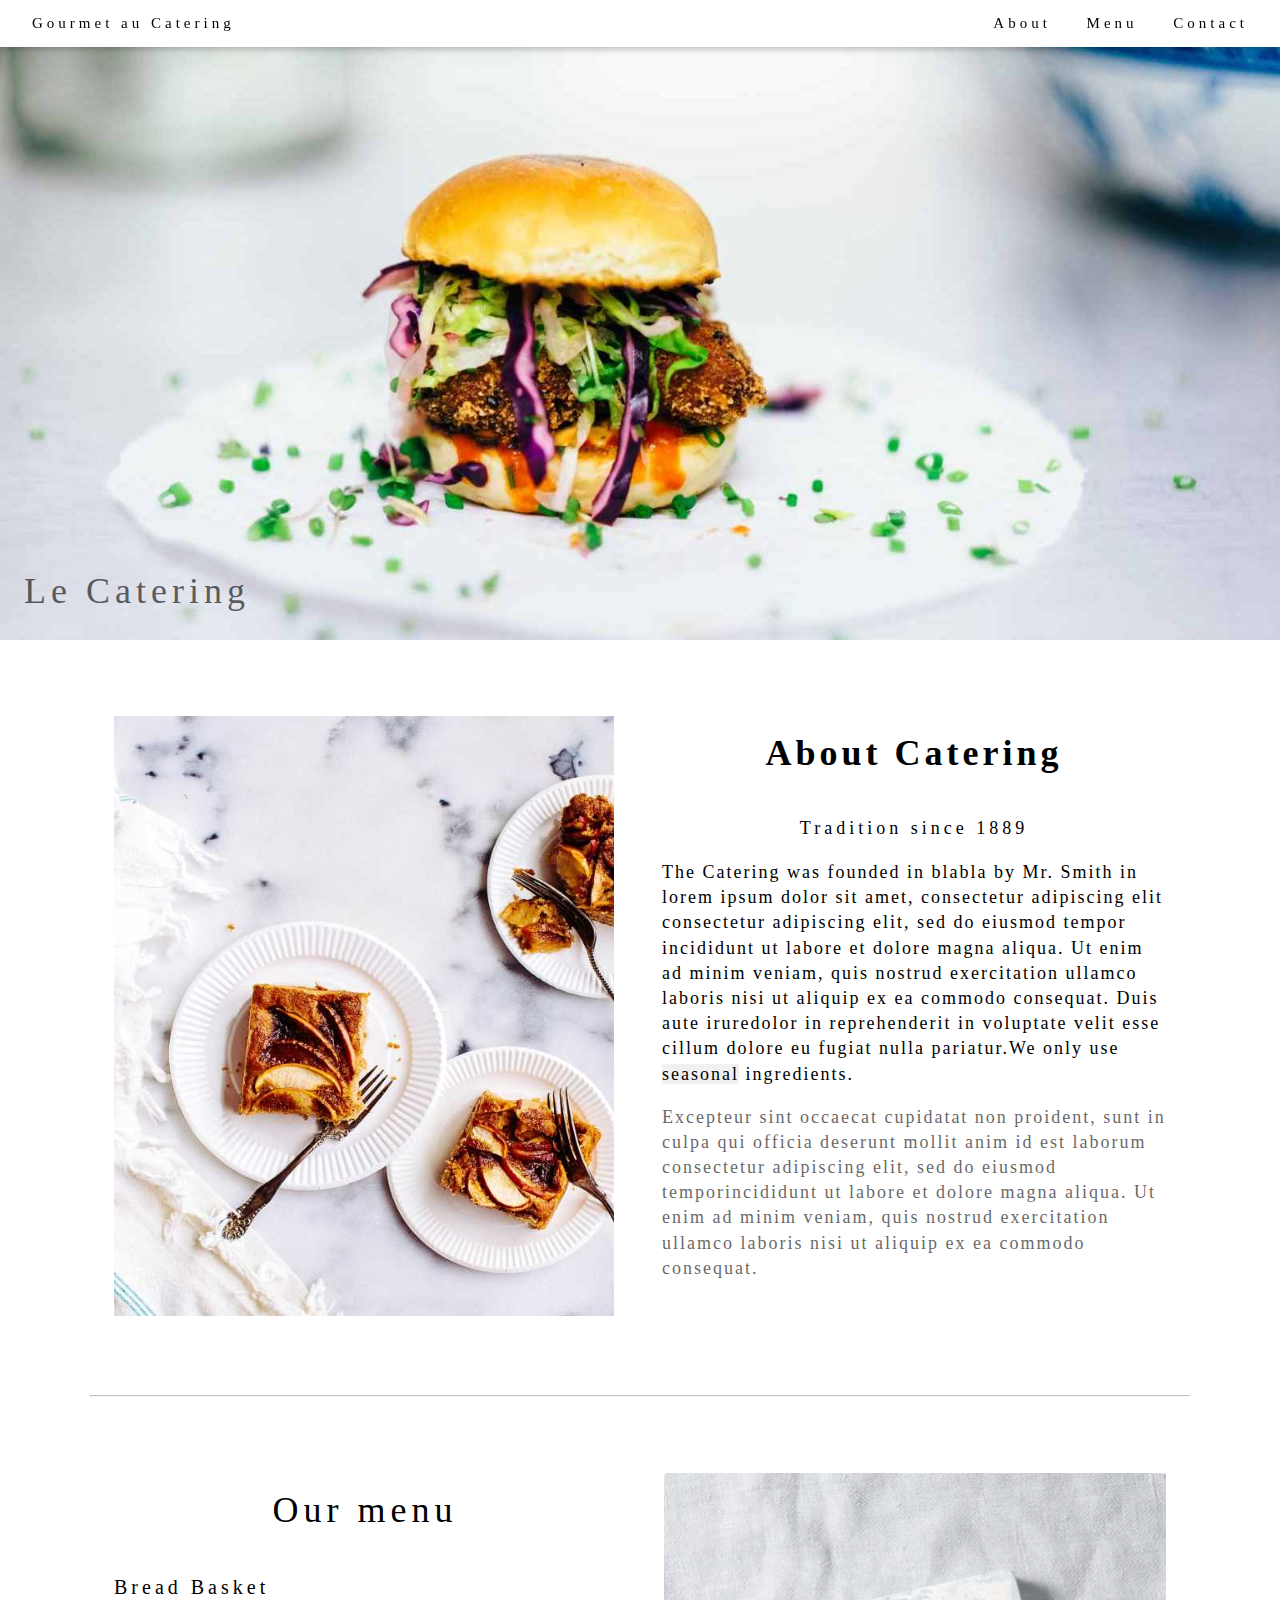
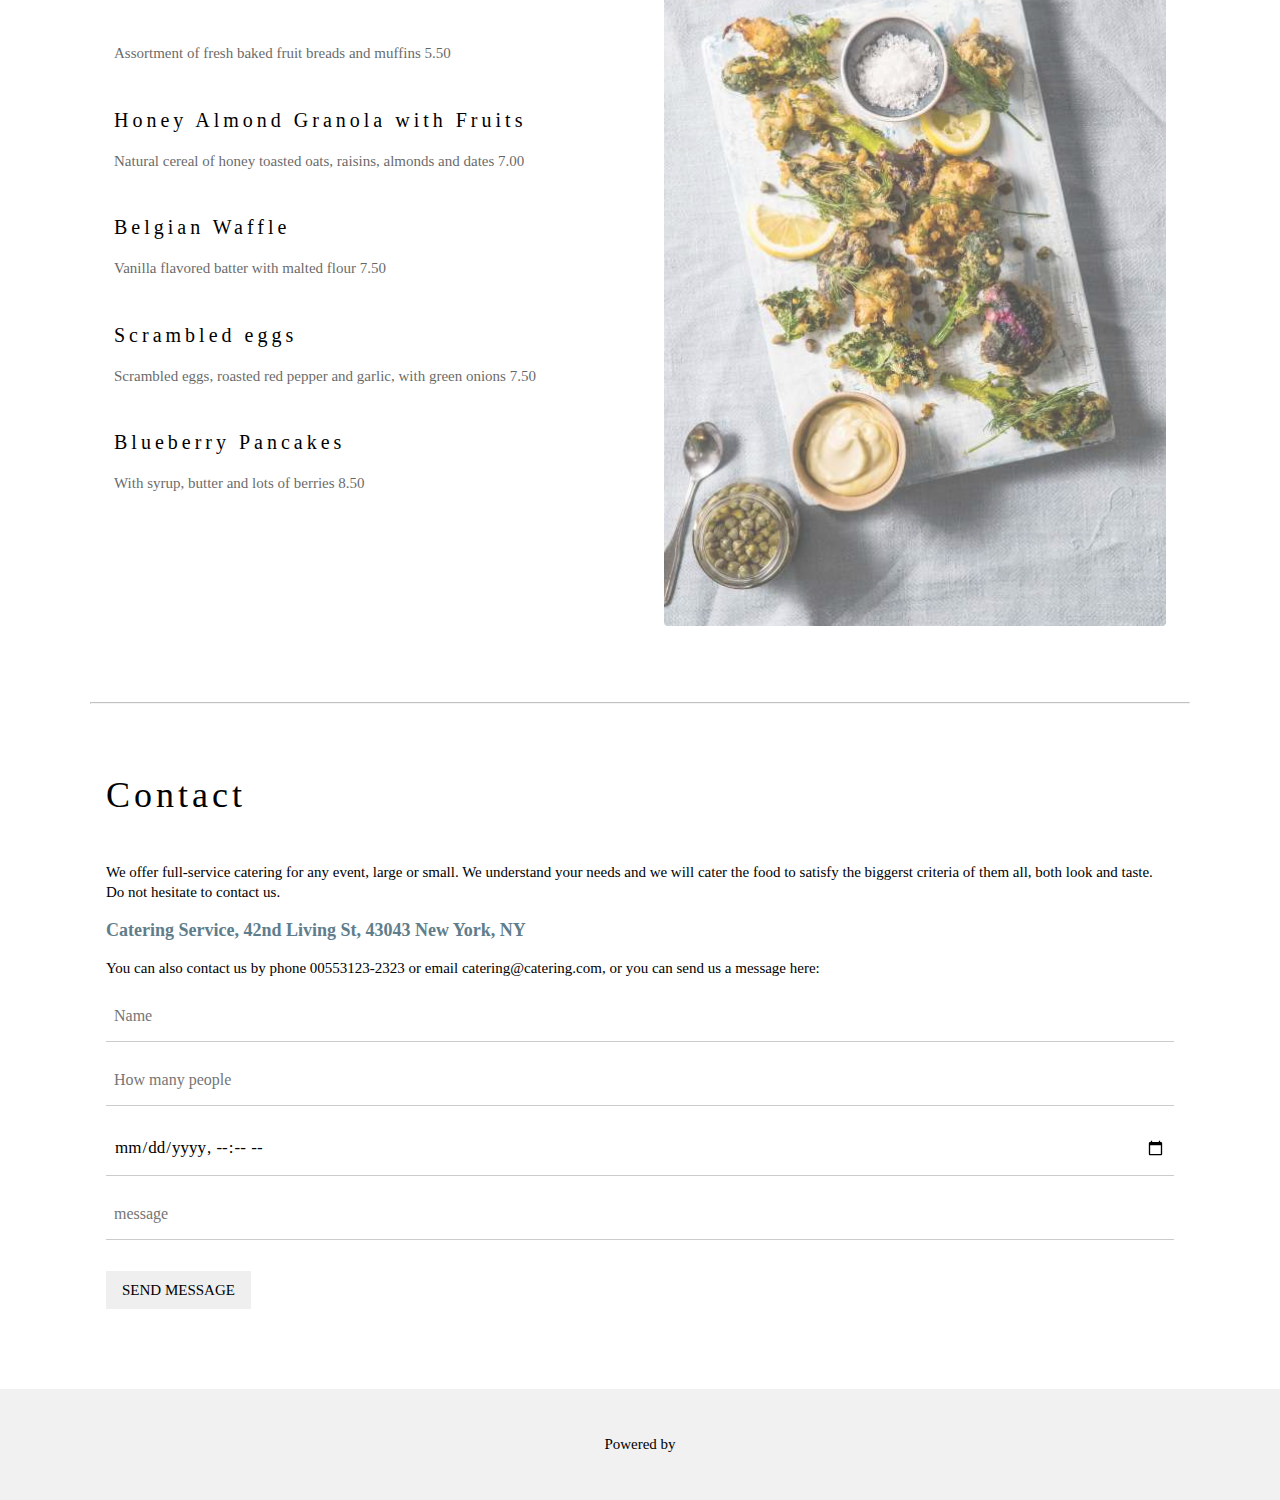
<file: foodwedbasic/index.html>
<!DOCTYPE html>
<html lang="en">
<head>
    <meta charset="UTF-8">
    <meta name="viewport" content="width=device-width, initial-scale=1.0">
    <title>Document</title>
    <link rel="stylesheet" href="style.css">
</head>
<body>
    <div class="wrapper">
        <div class="header">
           <div class="content-header">
             <div class="logo-left">
                <a href="">Gourmet au Catering</a>
            </div>
            <div class="right">
                <a href="">About</a>
                <a href="">Menu</a>
                <a href="">Contact</a>
            </div>
           </div>
        </div>
         <div class="anhnen-content">
                <img src="hamburger.jpg" alt="">
                <div class="text-img">
                    <h1>Le Catering</h1>
                </div>
        </div>
        <!-- content main -->
        <div class="container">
            <div class="about">
                <div class="about-img">
                    <img src="tablesetting2.jpg" alt="">
                </div>
                <div class="about-content">
                    <h1>About Catering</h1>
                    <br>
                    <h5>Tradition since 1889</h5>
                    <p class="text1">
                        The Catering was founded in blabla by Mr. Smith in lorem ipsum dolor sit amet, consectetur adipiscing elit consectetur adipiscing elit, sed do eiusmod tempor incididunt ut labore et dolore magna aliqua. Ut enim ad minim veniam, quis nostrud exercitation ullamco laboris nisi ut aliquip ex ea commodo consequat. Duis aute iruredolor in reprehenderit in voluptate velit esse cillum dolore eu fugiat nulla pariatur.We only use
                        <span style="background-color: #f1f1f1;">seasonal</span>
                        ingredients.
                    </p>
                    <p class="text2">
                        Excepteur sint occaecat cupidatat non proident, sunt in culpa qui officia deserunt mollit anim id est laborum consectetur adipiscing elit, sed do eiusmod temporincididunt ut labore et dolore magna aliqua. Ut enim ad minim veniam, quis nostrud exercitation ullamco laboris nisi ut aliquip ex ea commodo consequat.
                    </p>
                </div>
            </div>
            <hr>
            <div class="menu">
                <div class="our-menu">
                    <h1>Our menu</h1>
                    <br>
                    <h4>Bread Basket</h4>
                    <br>
                    <p class="food">
                        Assortment of fresh baked fruit breads and muffins 5.50
                    </p>
                    <br>
                    <h4>Honey Almond Granola with Fruits</h4>
    
                    <p class="food">
                        Natural cereal of honey toasted oats, raisins, almonds and dates 7.00
                    </p>
                    <br>
                    <h4>Belgian Waffle</h4>
                    
                    <p class="food">Vanilla flavored batter with malted flour 7.50</p>
                    <br>
                    <h4>Scrambled eggs</h4>
                    
                    <p class="food">
                        Scrambled eggs, roasted red pepper and garlic, with green onions 7.50
                    </p>
                    <br>
                    <h4>Blueberry Pancakes</h4>
                    
                    <p class="food">
                        With syrup, butter and lots of berries 8.50
                    </p>
                    <br>
                </div>
                <div class="menu-img">
                    <img src="tablesetting.jpg" alt="">

                </div>
            </div>
            <hr>
            <div class="contact">
                <h1>Contact</h1>
                <br>
                <p class="mota" style="align-items: center; line-height: 20px;">We offer full-service catering for any event, large or small. We understand your needs and we will cater the food to satisfy the biggerst criteria of them all, both look and taste. Do not hesitate to contact us.
                </p>
                <p class="tieude">
                    <b>Catering Service, 42nd Living St, 43043 New York, NY</b>
                </p>
                <p class="mota" style="line-height: 20px;">
                    You can also contact us by phone 00553123-2323 or email catering@catering.com, or you can send us a message here:
                </p>
                <form action="" class="form">
                    <p>
                        <input type="text" class="contact-input" placeholder="Name">
                    </p>
                    <p>
                        <input type="number" class="contact-input" placeholder="How many people">
                    </p>
                    <p>
                        <input type="datetime-local" class="contact-input" style="font-size: 17px;">
                    </p>
                    <p>
                        <input type="text" class="contact-input" placeholder="message">
                    </p>
                    <p>
                        <button class="btn">SEND MESSAGE</button>
                    </p>
                </form>
            </div>
        </div>
        <div class="footer">
                <p>Powered by</p>
        </div>
    </div>
</body>
</html>
</file>
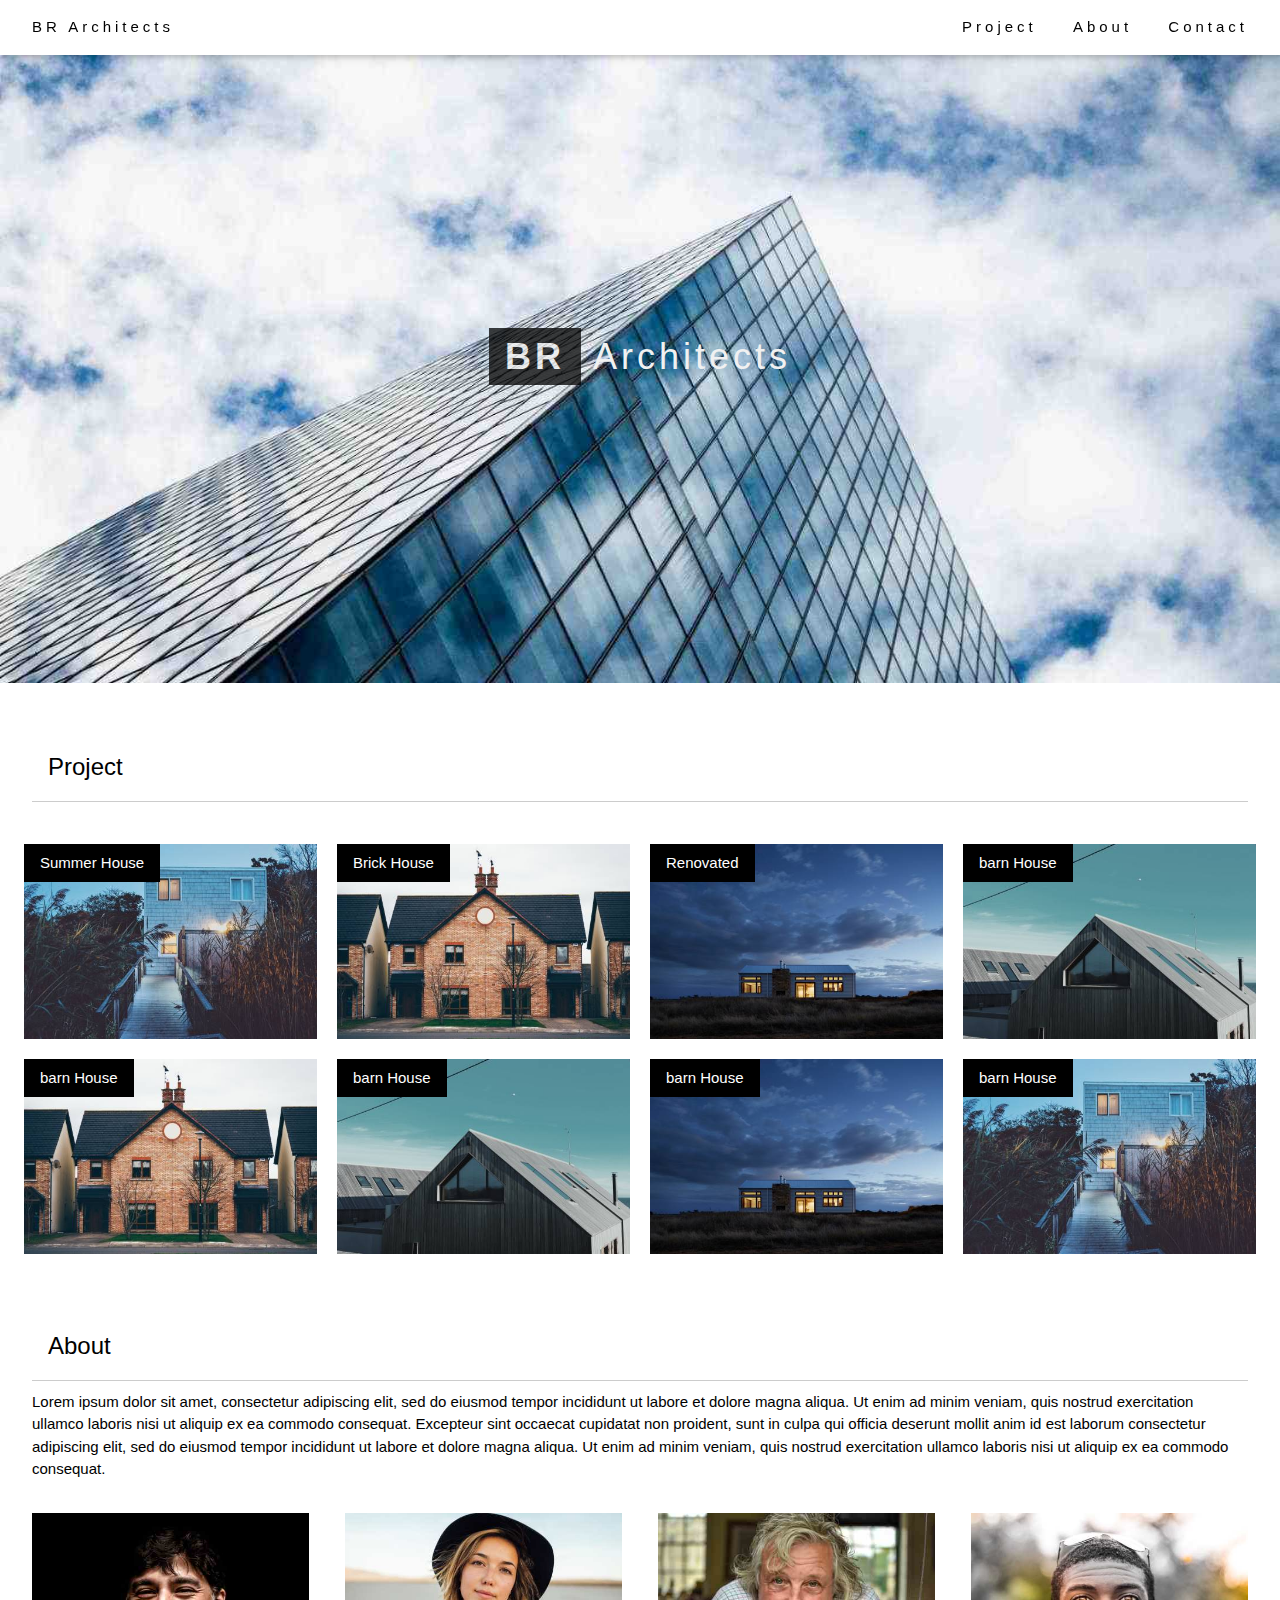
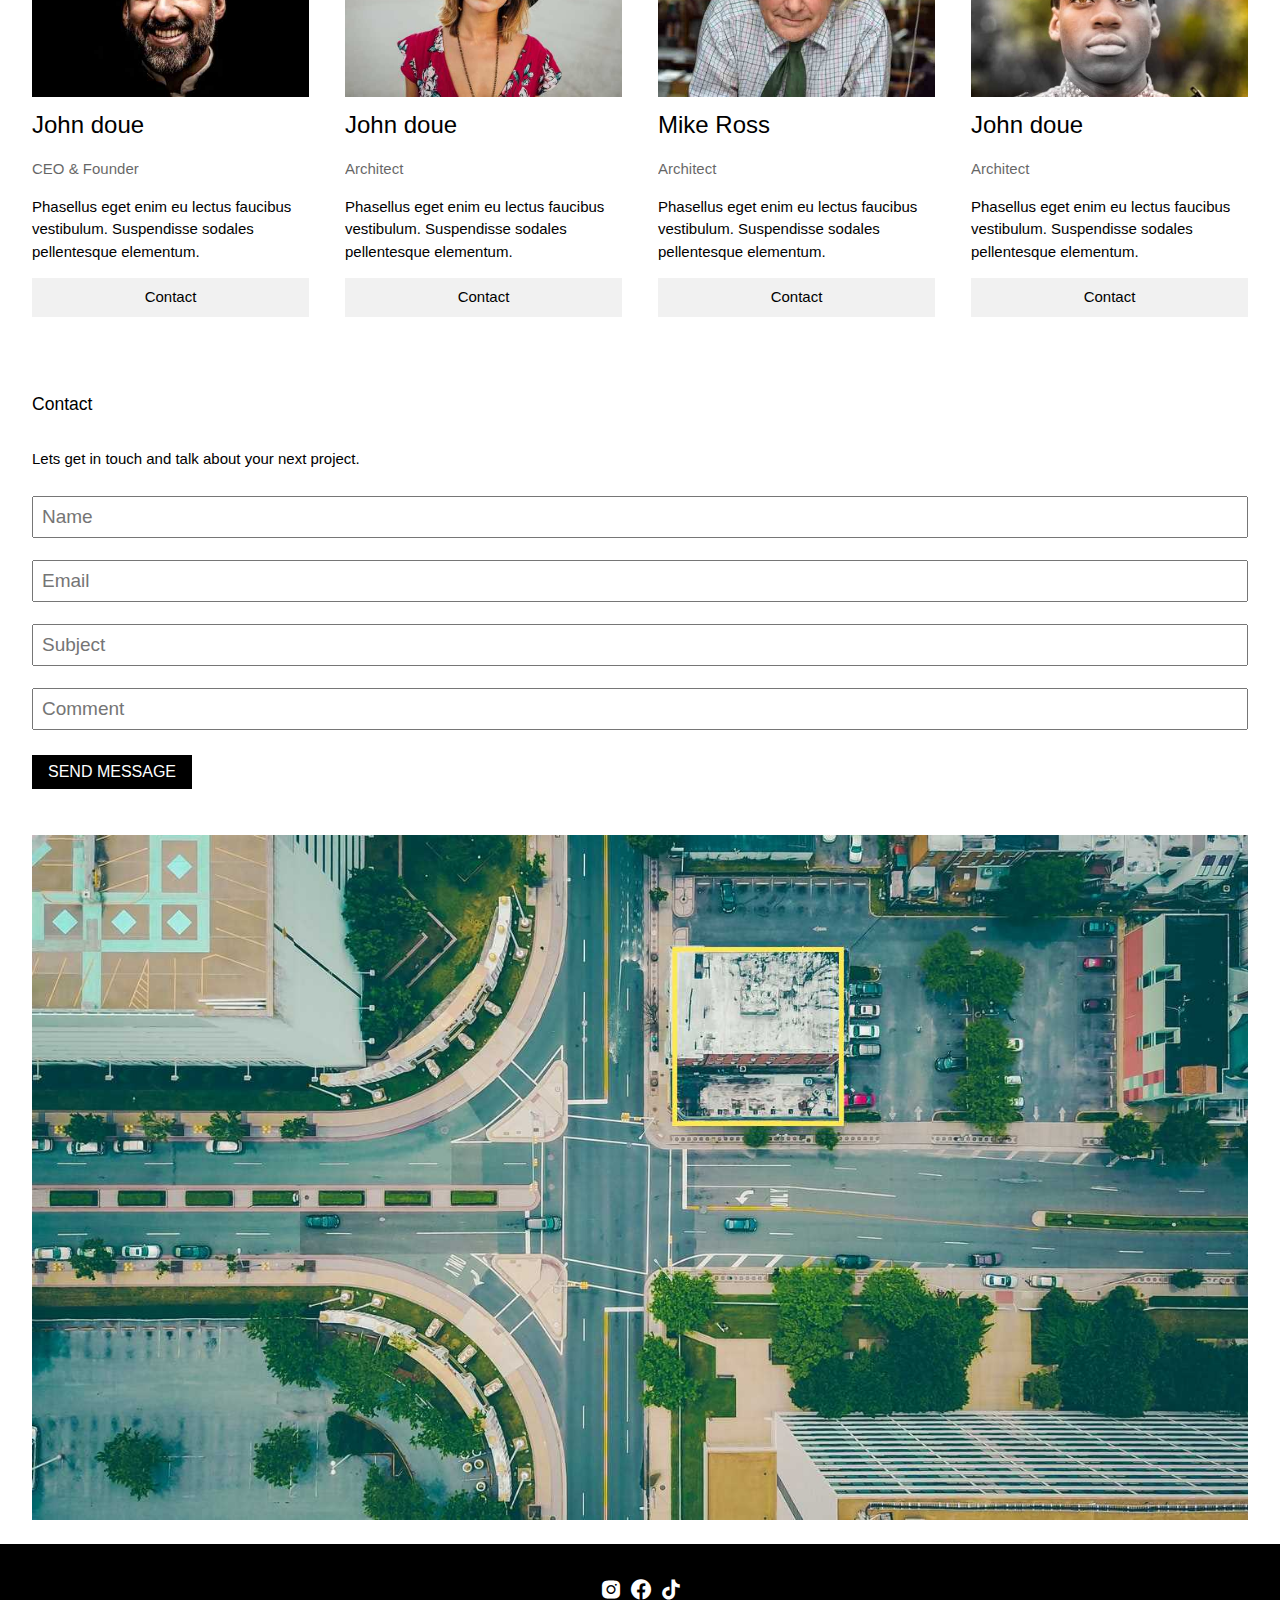
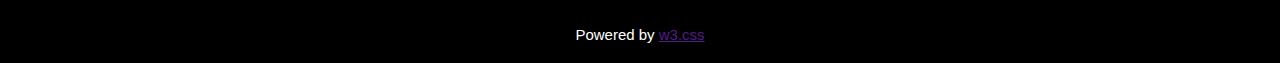
<file: web/index.html>
<!DOCTYPE html>
<html lang="en">
<head>
    <meta charset="UTF-8">
    <meta name="viewport" content="width=device-width, initial-scale=1.0">
    <title>WebHome</title>
    <link rel="stylesheet" href="style.css">
    <link href='https://unpkg.com/boxicons@2.1.4/css/boxicons.min.css' rel='stylesheet'>
</head>
<body>
    <div class="web">
        <div class="header">
            <div class="nav-list">
                <div class="logo">
                    <a href="">BR Architects</a>
                </div>
                <div class="nav-link">
                    <a href="">Project</a>
                    <a href="">About</a>
                    <a href="">Contact</a>
                </div>
            </div>
        </div>
        <div class="slider">
            <img src="img/slider.jpg" alt="anh bia">
            <div class="slider-content">
                <h1>
                    <span>
                        <b>BR</b>
                    </span>
                    Architects
                </h1>
            </div>
        </div>
        <div class="container">
            <!-- project section -->
             <div class="tieude-project">
                <h3>Project</h3>
             </div>
             <div class="sanpham">
                <div class="sanpham-box">
                    <div class="name-sanpham">
                        Summer House
                    </div>
                    <img src="img/home1.jpg" alt="">
                </div>
                <div class="sanpham-box">
                    <div class="name-sanpham">
                        Brick House
                    </div>
                    <img src="img/house2.jpg" alt="">
                </div>
                <div class="sanpham-box">
                    <div class="name-sanpham">
                        Renovated
                    </div>
                    <img src="img/house3.jpg" alt="">
                </div>
                <div class="sanpham-box">
                    <div class="name-sanpham">
                        barn House
                    </div>
                    <img src="img/house4.jpg" alt="">
                </div>
                <div class="sanpham-box">
                    <div class="name-sanpham">
                        barn House
                    </div>
                    <img src="img/house2.jpg" alt="">
                </div>
                <div class="sanpham-box">
                    <div class="name-sanpham">
                        barn House
                    </div>
                    <img src="img/house4.jpg" alt="">
                </div>
                <div class="sanpham-box">
                    <div class="name-sanpham">
                        barn House
                    </div>
                    <img src="img/house3.jpg" alt="">
                </div>
                <div class="sanpham-box">
                    <div class="name-sanpham">
                        barn House
                    </div>
                    <img src="img/home1.jpg" alt="">
                </div>
             </div>
             <!-- about section -->
              <div class="tieudeabout">
                <h3 class="aboutname">About</h3>
                <p>Lorem ipsum dolor sit amet, consectetur adipiscing elit, sed do eiusmod tempor incididunt ut labore et dolore magna aliqua. Ut enim ad minim veniam, quis nostrud exercitation ullamco laboris nisi ut aliquip ex ea commodo consequat. Excepteur sint occaecat cupidatat non proident, sunt in culpa qui officia deserunt mollit anim id est laborum consectetur adipiscing elit, sed do eiusmod tempor incididunt ut labore et dolore magna aliqua. Ut enim ad minim veniam, quis nostrud exercitation ullamco laboris nisi ut aliquip ex ea commodo consequat.</p>
              </div>
              <div class="main-sell">
                <div class="sell-box">
                    <img src="img/tacgia1.jpg" alt="">
                    <h3>John doue</h3>
                    <p class="mota">CEO & Founder</p>
                    <p style="margin: 15px 0;">Phasellus eget enim eu lectus faucibus vestibulum. Suspendisse sodales pellentesque elementum.</p>
                    <button class="btn">Contact</button>
                </div>
                <div class="sell-box">
                    <img src="img/tacgia2.jpg" alt="">
                    <h3>John doue</h3>
                    <p class="mota">Architect</p>
                    <p style="margin: 15px 0;">Phasellus eget enim eu lectus faucibus vestibulum. Suspendisse sodales pellentesque elementum.</p>
                    <button class="btn">Contact</button>
                </div>
                <div class="sell-box">
                    <img src="img/team3.jpg" alt="">
                    <h3>Mike Ross</h3>
                    <p class="mota">Architect</p>
                    <p style="margin: 15px 0;">Phasellus eget enim eu lectus faucibus vestibulum. Suspendisse sodales pellentesque elementum.</p>
                    <button class="btn">Contact</button>
                </div>
                <div class="sell-box">
                    <img src="img/team4.jpg" alt="">
                    <h3>John doue</h3>
                    <p class="mota">Architect</p>
                    <p style="margin: 15px 0;">Phasellus eget enim eu lectus faucibus vestibulum. Suspendisse sodales pellentesque elementum.</p>
                    <button class="btn">Contact</button>
                </div>
              </div>
              <!-- contact section -->
               <div class="contact">
                <h3>Contact</h3>
                <p>Lets get in touch and talk about your next project.</p>
                <form action="">
                    <div class="input-contact">
                        <input type="text" placeholder="Name" class="margin-contact-input">
                    </div>
                    <div class="input-contact">
                        <input type="text" placeholder="Email" class="margin-contact-input">
                    </div>
                    <div class="input-contact">
                        <input type="text" placeholder="Subject" class="margin-contact-input">
                    </div>
                    <div class="input-contact">
                        <input type="text" placeholder="Comment" class="margin-contact-input">
                    </div>
                </form>
                <button class="btn-contact">SEND MESSAGE</button>
               </div>
               <!-- last-slider -->
                <div class="last-slider">
                    <img src="img/slider2.jpg" alt="">
                </div>


        </div>
        <div class="footer">
            <div class="social">
                <i class='bx bxl-instagram-alt'></i>
                <i class='bx bxl-facebook-circle' ></i>
                <i class='bx bxl-tiktok' ></i>
            </div>
            <p>Powered by <a href="">w3.css</a></p>
        </div>
    </div>
</body>
</html>
</file>
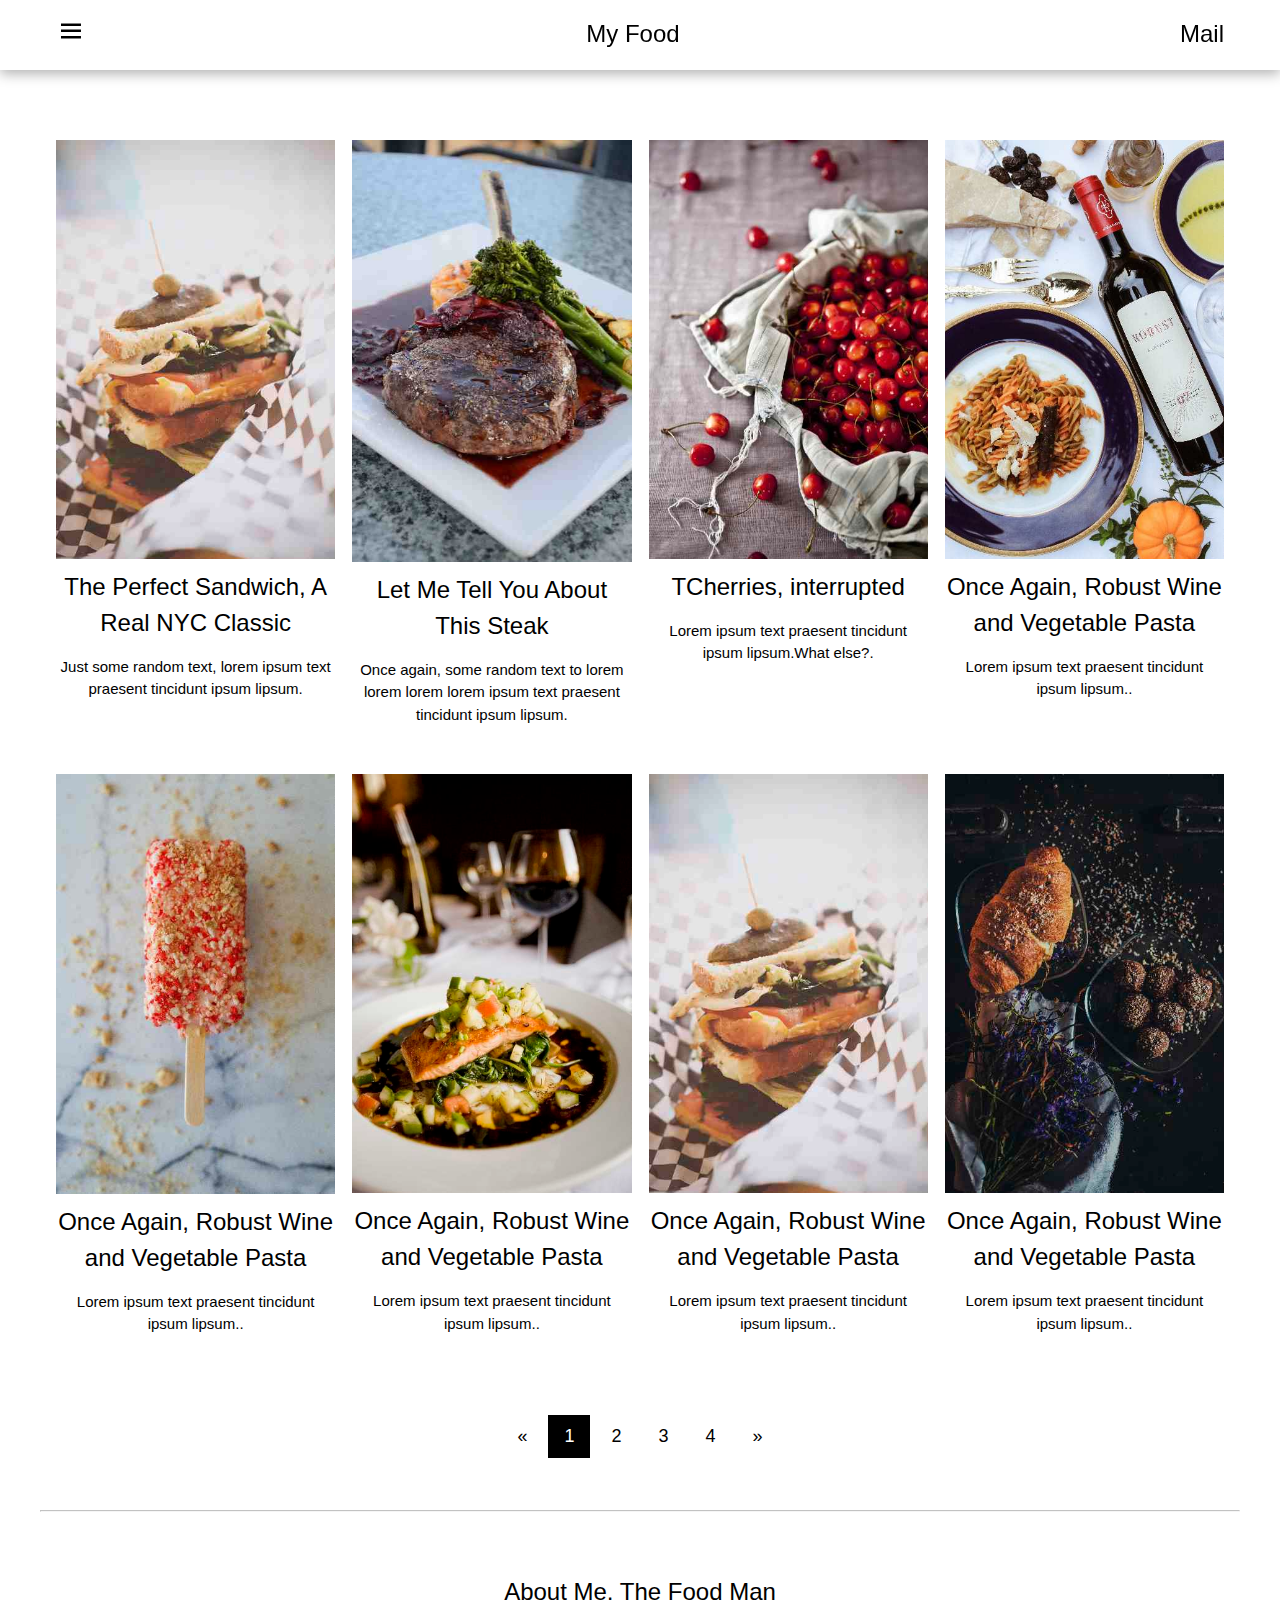
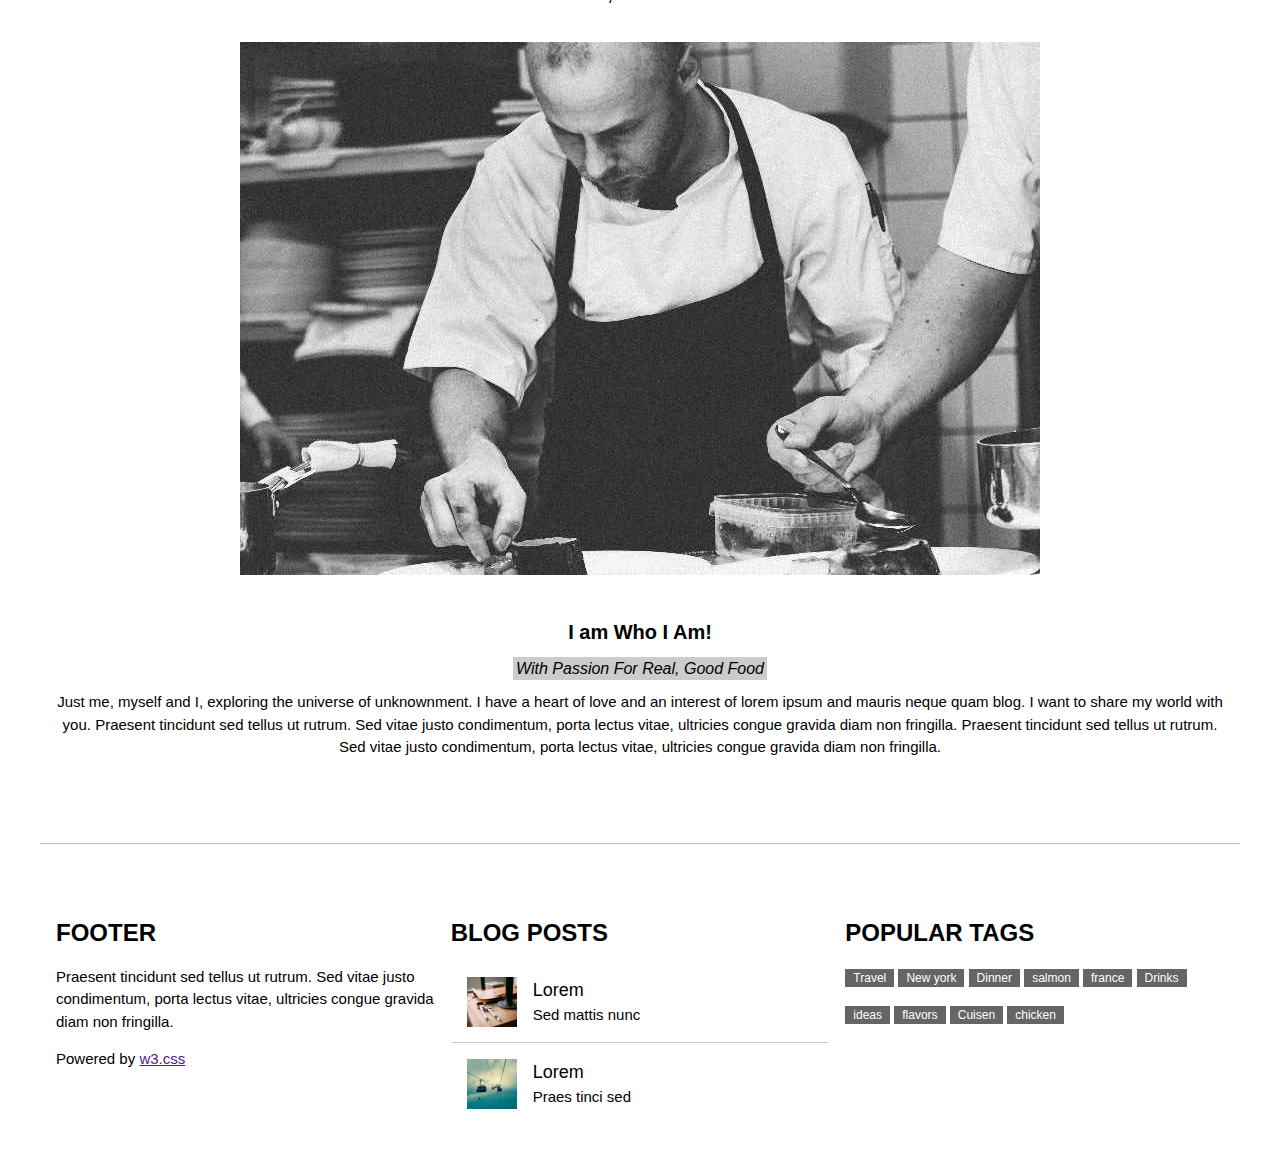
<file: wedfood2/index.html>
<!DOCTYPE html>
<html lang="en">
<head>
    <meta charset="UTF-8">
    <meta name="viewport" content="width=device-width, initial-scale=1.0">
    <title>Document</title>
    <link rel="stylesheet" href="style.css">
    <link href='https://unpkg.com/boxicons@2.1.4/css/boxicons.min.css' rel='stylesheet'>

</head>
<body>
    <div class="web">
        <!-- sidebar -->
         <nav class="sidebar">
            <a href="" class="sidebar-link">Close Menu</a>
            <a href="" class="sidebar-link">Food</a>
            <a href="" class="sidebar-link">About</a>
         </nav>
         <div class="navbar">
            <div class="navbar-list">
                <div class="list-con">
                    <i class='bx bx-menu'></i>
                </div>
                <div class="list-con">My Food</div>
                <div class="list-con">Mail</div>
            </div>
         </div>
         <!-- page content -->
         <div class="container">
            <div class="food">
                <div class="food-box">
                    <img src="img/mon1.jpg" alt="">
                    <h3>The Perfect Sandwich, A Real NYC Classic</h3>
                    <p>Just some random text, lorem ipsum text praesent tincidunt ipsum lipsum.</p>
                </div>
                 <div class="food-box">
                    <img src="img/mon2.jpg" alt="">
                    <h3>Let Me Tell You About This Steak</h3>
                    <p>Once again, some random text to lorem lorem lorem lorem ipsum text praesent tincidunt ipsum lipsum.</p>
                </div>
                 <div class="food-box">
                    <img src="img/mon3.jpg" alt="">
                    <h3>TCherries, interrupted</h3>
                    <p>Lorem ipsum text praesent tincidunt ipsum lipsum.What else?.</p>
                </div>
                 <div class="food-box">
                    <img src="img/mon4.jpg" alt="">
                    <h3>Once Again, Robust Wine and Vegetable Pasta</h3>
                    <p>Lorem ipsum text praesent tincidunt ipsum lipsum..</p>
                </div>
                <div class="food-box">
                    <img src="img/mon5.jpg" alt="">
                    <h3>Once Again, Robust Wine and Vegetable Pasta</h3>
                    <p>Lorem ipsum text praesent tincidunt ipsum lipsum..</p>
                </div>
                <div class="food-box">
                    <img src="img/mon6.jpg" alt="">
                    <h3>Once Again, Robust Wine and Vegetable Pasta</h3>
                    <p>Lorem ipsum text praesent tincidunt ipsum lipsum..</p>
                </div>
                <div class="food-box">
                    <img src="img/mon7.jpg" alt="">
                    <h3>Once Again, Robust Wine and Vegetable Pasta</h3>
                    <p>Lorem ipsum text praesent tincidunt ipsum lipsum..</p>
                </div>
                <div class="food-box">
                    <img src="img/mon8.jpg" alt="">
                    <h3>Once Again, Robust Wine and Vegetable Pasta</h3>
                    <p>Lorem ipsum text praesent tincidunt ipsum lipsum..</p>
                </div>
            </div>
            <!-- luotkeo -->
             <div class="sotrang">
                <div class="check">
                    <a href="">«</a>
                    <a href="" style="background-color: #000; color: #fff;">1</a>
                    <a href="">2</a>
                    <a href="">3</a>
                    <a href="">4</a>
                    <a href="">»</a>
                </div>
             </div>
             <hr style="margin: 20px 0; opacity: 0.6;">
             <!-- about -->
             <div class="about">
                <h3>About Me, The Food Man</h3>
                <br>
                <img src="img/about-img.jpg" alt="">
                <div class="content-about">
                    <h4>
                        <b>I am Who I Am!</b>
                    </h4>
                    <h6><i>With Passion For Real, Good Food</i></h6>
                    <p>Just me, myself and I, exploring the universe of unknownment. I have a heart of love and an interest of lorem ipsum and mauris neque quam blog. I want to share my world with you. Praesent tincidunt sed tellus ut rutrum. Sed vitae justo condimentum, porta lectus vitae, ultricies congue gravida diam non fringilla. Praesent tincidunt sed tellus ut rutrum. Sed vitae justo condimentum, porta lectus vitae, ultricies congue gravida diam non fringilla.</p>
                </div>
             </div>
             <hr style="margin: 20px 0; opacity: 0.6;">
         </div>
         <div class="footer">
            <div class="footer-content">
                <div class="footer-box">
                    <h3>FOOTER</h3>
                    <p>Praesent tincidunt sed tellus ut rutrum. Sed vitae justo condimentum, porta lectus vitae, ultricies congue gravida diam non fringilla.</p>
                    <p>Powered by <a href="">w3.css</a></p>
                </div>
                <div class="footer-box">
                    <h3>BLOG POSTS</h3>
                    <ul>
                        <li style="border-bottom: 1px solid #ccc;">
                            <img src="img/footer-img1.jpg" alt="" width="50px">
                            <span style="font-size: 18px;">Lorem</span>
                            <br>
                            <span>Sed mattis nunc</span>
                        </li>
                        <li>
                            <img src="img/footer-img2.jpg" alt="" width="50px">
                            <span style="font-size: 18px;">Lorem</span>
                            <br>
                            <span>Praes tinci sed</span>
                        </li>
                    </ul>
                </div>
                <div class="footer-box">
                    <h3>POPULAR TAGS</h3>
                    <p>
                        <span class="diff">Travel</span>
                        <span class="diff">New york</span>
                        <span class="diff">Dinner</span>
                        <span class="diff">salmon</span>
                        <span class="diff">france</span>
                        <span class="diff">Drinks</span>
                        <span class="diff">ideas</span>
                        <span class="diff">flavors</span>
                        <span class="diff">Cuisen</span>
                        <span class="diff">chicken</span>

                    </p>
                </div>

            </div>
         </div>
    </div>
</body>
</html>
</file>
<file: foodwedbasic/style.css>
*{
    box-sizing: border-box;
    padding: 0;
    margin: 0;
    font-family: 'Times New Roman', Times, serif
}
html{
    line-height: 15px;
    font-size: 15px;
}
.header{
    position: fixed;
    top: 0;
    width: 100%;
    z-index: 100;
    
}
.content-header
{
    padding: 8px 16px;
    display: flex;
    justify-content: space-between;
    background-color: #fff;
    box-shadow: 0 2px 5px 0 rgba(0, 0, 0, 0.16), 0 2px 10px 0 rgba(0, 0, 0, 0.12);
}
/* .content-header a{
    height: 38.5px;
    display: inline-block;
} */
.content-header .logo-left{
    padding: 8px 16px;
    display: inline-block;

}
.content-header .logo-left a{
    text-decoration: none;
    letter-spacing: 4px;
    color: black;

}
.content-header .logo-left:hover{
    background-color: #ccc;
    color: #000;

}
.content-header .right a{
    padding: 8px 16px;
    text-decoration: none;
    display: inline-block;
    letter-spacing: 4px;
    color: black;

}
.content-header .right a:hover{
     background-color: #ccc;
    color: #000;

}
.anhnen-content{
    min-height: 500px;
    margin-top: 48px;
    max-width: 1600px;
    z-index: 1;
    margin: auto;
    position: relative;
}
.anhnen-content img{
    max-width: 100%;
    height: auto;
    vertical-align: middle;
    border-style: none;
   
}
.text-img{
    position: absolute;
    text-align: center;
    padding: 12px 24px;
    bottom: 0;
    left: 0;
   
}
.text-img h1{
    letter-spacing: 5px;
    opacity: 0.6;
    margin: 10px 0;
    font-size: 36px;
    line-height: 54px;
    font-weight: 500;
}
.container{
    margin-left:auto ;
    margin-right: auto;
    max-width: 1100px;
}
.about{
    padding: 64px 0;
    display: flex;

}
.about-img{
    padding: 12px 24px;
}
.about-img img{
    width: 500px;
    height: 600px
}
.about-content{
    padding: 12px 24px;
}
.about-content h1{
    text-align: center;
    margin: 10px 0;
    font-size: 36px;
    letter-spacing: 4px;
    line-height: 54px;


}
.about-content h5{
    text-align: center;
    margin: 10px 0;
    line-height: 27px;
    font-size: 18px;
    letter-spacing: 4px;
    font-weight: 500;
}
.about-content .text1{
    margin: 18px 0;
    font-size: 18px;
    letter-spacing: 2px;
    font-weight: 500;
    line-height: 1.4;
}
.about-content .text2{
    margin: 10px 0;
    font-size: 18px;
    opacity: 0.6;
    font-weight: 500;
    letter-spacing: 2px;
    line-height: 1.4;
    
}
hr{
    opacity: 0.6;
}
.menu
{
    padding: 64px 0;
    display: flex;
}
.menu .our-menu{
    padding: 12px 24px;
    flex: 1;
    
}
.menu .our-menu h1{
    margin: 10px 0;
    font-size: 36px;
    line-height: 54px;
    text-align: center;
    letter-spacing: 5px;
    font-weight: 500;
}
.menu .our-menu h4{
    font-size: 20px;
    letter-spacing: 4px;
    line-height: 30px;
    margin: 10px 0;
    font-weight: 500;

}
.menu .our-menu .food{
    margin: 15px 0;
    opacity: 0.6;
    line-height: 22.5px;

}
.menu-img{
    padding: 12px 24px;
    flex: 1;

}
.menu-img img{
    width: 100%;
    border-radius: 4px;
    vertical-align: middle;
    max-width: 100%;
    height: 700;
    opacity: 0.7;
}
.contact{
    margin: 64px 16px;


}
.contact h1{
    margin: 10px 0;
    font-size: 36px ;
    line-height: 54px;
    letter-spacing: 4px;
    font-weight: 400;
}
.contact .mota{
    margin: 15px 0;
    

}
.contact .tieude{
    margin: 18px 0;
    font-size: 18px;
    color: #607d8b !important;
    font-weight: bolder;
    height: 20px;
    line-height: 20px;
    align-items: center;
}
.contact .form p{
    margin: 15px 0;

}
.contact .form .contact-input{
    width: 100%;
    padding: 16px 8px;
    border: none;
    border-bottom: 1px solid #ccc;

}
.contact .form .contact-input::placeholder{
    font-size: 16px;
}
.contact .form .btn{
    padding: 8px 16px;
    margin: 16px 0;
    border: none;
    font-size: 15px;
    line-height: 1.4777888;
    cursor: pointer;
}
.contact .form .btn:hover{
    background-color: 	#28a745;
    color: #fff;
    font-weight: bold;

}
.footer{
    padding: 32px 0;
     background-color: #f1f1f1 !important;


}
.footer p{
    text-align: center;
    margin: 16px 0;
}
</file>
<file: web/style.css>
*{
    margin: 0;
    padding: 0;
    box-sizing: border-box;
}
html{
    font-family: Verdana, Tahoma, sans-serif;
    font-size: 15px;
    line-height: 1.5;
}
.header{
    position: fixed;
    top: 0;
    width: 100%;
     z-index: 2;
}
.header .nav-list{
    display: flex;
    justify-content: space-between;
    padding: 8px 16px;
    background-color: #fff;
    box-shadow: 0 2px 5px 0 rgba(0, 0, 0, 0.16), 0 2px 10px 0 rgba(0, 0, 0, 0.12);
}
.header .nav-list a{
    padding: 8px 16px;
    display: inline-block;
    text-decoration: none;
    letter-spacing: 4px;
    color:#000;
}
.header .nav-list a:hover{
    color: #000;
    background-color: #ccc;
}
/* slider */
.slider{
    position: relative;
    width: 100%;
    z-index: 1;
}
.slider img{
    max-width: 100%;
    height: auto;
    vertical-align: middle;
    border-style: none;
}
.slider-content{
    position: absolute;
    top: 50%;
    left: 50%;
    transform: translate(-50%, -50%);
    margin-top: 16px;

}
.slider-content h1{
    color: #f1f1f1;
    font-size: 36px;
    letter-spacing: 4px;
    font-weight: 400;
     margin: 10px 0;
}
.slider-content h1 span b{
    background-color: #000;
    color: #f1f1f1;
    padding: 8px 16px;
    opacity: 0.75;

}
.container{
    padding: 8px 16px;
    max-width: 1564px;
    margin-left: auto;
    margin-right: auto;

}
.container .tieude-project{
    padding: 32px 16px;
}
.container .tieude-project h3, .aboutname{
    padding: 16px;
    margin: 10px 0;
    border-bottom: 1px solid #ccc;
    font-size: 24px;
    font-weight: 400;
}
.container .sanpham{
    padding: 0 8px;
    margin-bottom: 16px;
    display: flex;
    gap: 20px;
    flex-wrap: wrap;
    /* xuong dong khi het cho */

}
.container .sanpham .sanpham-box{
    position: relative;
    width: calc(25% - 15px); /* Trừ đi gap */
    /* ti le 4 1 hang */
}
.container .sanpham .name-sanpham{
    padding: 8px 16px;
    color: #fff;
    background-color: #000;
    position: absolute;

}
.container .sanpham img{
    width: 100%;
    vertical-align: middle;
    border-style: none;
}
.container .tieudeabout{
    padding: 32px 16px;
}
.container .tieudeabout .aboutname p{
    margin: 15px 0;
}
.container .main-sell{
    padding: 0px 8px;
    display: flex;
    flex-wrap: wrap;
    gap: 20px;


}
.container .sell-box{
    padding: 0 8px;
      width: calc(25% - 15px); /* Trừ đi gap */
    margin-bottom: 16px;
}
.container .sell-box img{
    width: 100%;
    vertical-align: middle;

}
.container .main-sell .sell-box h3{
    margin: 10px 0;
    font-weight: 400;
    font-size: 24px;
}
.container .main-sell .sell-box .mota{
    margin: 15px 0;
    opacity: 0.6;
}
.container .main-sell .sell-box .btn{
    padding: 8px 18px;
    width: 100%;
    border: none;
    color: #000;
    background-color: #f1f1f1;
    cursor: pointer;
    font-size: 15px;
    font-weight:500;
    line-height: 1.48;
}
.container .main-sell .sell-box .btn:hover{
    color: #000;
    background-color: #ccc;
}
/* contact */
.container .contact{
    padding: 32px 16px;
}
.container .contact h3{
    font-weight: 400;
    margin: 10px 0;
    padding: 16px 0;

}
.container .contact p{
    margin: 15px 0;
}
.margin-contact-input{
    margin: 11px 0;
}
.container .contact input{
    width: 100%;
    padding: 8px;
    font-size: 19px;
    height: 40.5;
}

.container .contact .btn-contact{
    margin: 14px 0;
    padding: 8px 16px;
    font-size: 16px;
    color: #fff;
    background-color: #000;
    cursor: pointer;
    border: none;
}
.container .contact .btn-contact:hover{
    background-color: #ccc;
    color: #000;

}
.container .last-slider{
    padding: 0px 16px;
    margin-bottom: 16px;
}
.container .last-slider img{
    width: 100%;
    max-width: 100%;
    vertical-align: middle;
    height: auto;
}
.footer{
    width: 100%;
    text-align: center;
    justify-content: center;
    align-items: center;
    background-color: #000;
    color: #fff;
    padding:16px;

}
.footer .social{
    padding: 8px 16px;
    margin: 10px 0;
}
.footer .social i{
    font-size: 24px;
    margin-left: 2px;
}
.footer .social p  a{
    color: #fff;
}
</file>
<file: wedfood2/style.css>
*{
    margin: 0;
    padding: 0;
    box-sizing: inherit;
}
@import url('https://fonts.googleapis.com/css2?family=Inter:ital,opsz,wght@0,14..32,100..900;1,14..32,100..900&family=Seaweed+Script&display=swap');
html{
    font-family: Verdana, Tahoma, sans-serif;
    line-height: 1.5;
    font-size: 15px;
    -webkit-text-size-adjust: 100%;

}
body, h1, h2, h3, h4, h5, h6 {
    font-family: "Seaweed Script", sans-serif;
}

.sidebar{
    z-index: 2;
    width: 40%;
    min-width: 300px;
    font-size: 24px;
    display: none;
    box-shadow: 0 4px 12px rgba(0,0,0,0.3);
    height: 100%;
    position: fixed;
    background-color: #fff;
    overflow: auto;
}
.sidebar .sidebar-link{
    display: flex;
    flex-direction: column;
    padding: 20px;
    text-decoration: none;
    color: black;
    text-align: left;
    border: none;
    cursor: pointer;
}
.sidebar .sidebar-link:hover{
    background-color: #ccc;
    color: black;
}
.navbar{
    position: fixed;
    top: 0;
    width: 100%;
    background: #fff;
     box-shadow: 0 4px 12px rgba(0,0,0,0.3);
}
.navbar-list{
    max-width: 1200px;
    margin: auto;
    display: flex;
    justify-content: space-between;
}
.navbar-list .list-con{
    padding: 16px;
    font-size: 24px;
}
.navbar-list .list-con i{
    font-size: 30px;
}
.container{
    margin-top:100px;
    margin-left: auto;
    margin-right: auto;
    max-width: 1200px;
    padding: 8px 16px;
}
.container .food{
    padding: 16px 8px;
    display: flex;
    flex-wrap: wrap;
    gap: 1px;

}
.container .food .food-box{
    padding: 0px 8px;
    text-align: center;
     flex: 1 1 calc(25% - 16px); /* 4 box mỗi hàng */
     min-width: 200px; /* thu nhỏ tới mức này thì xuống hàng */
     box-sizing: border-box;
     width: 250px;
     margin: 16px 0;
}
.container .food .food-box h3{
    font-size: 24px;
    text-align: center;
    margin: 10px 0;
    font-weight: 400;

}
.container .food .food-box img{
    width: 100%;
    vertical-align: middle;
    border: none;
    height: auto;
}
.container .food .food-box p{
    margin: 15px 0;
    

}
.container .sotrang{
    padding: 32px;
    text-align: center;
}
.container .sotrang .check{
    display: inline-block;
    width: auto;
    font-size: 18px;
}
.container .sotrang a{
    text-decoration: none;
    padding: 8px 16px;
    color:black;
    align-items: center;
    display: inline-block;
    transition: background-color 0.3s ease, color 0.3s ease;
}
 .sotrang .check a:hover{
    color: #fff;
    background-color: #000;
}
.container .about{
    text-align: center;
    padding: 32px 16px;

}
.container .about h3{
    margin: 10px 0;
    font-size: 24px;
    font-weight: 400;

}
.container .about img{
    display: block;
    margin: auto;
    max-width: 100%;
    height: auto;
    vertical-align: middle;

}
.container .about .content-about{
    padding: 32px 0;

}
.container .about .content-about h4,.container .about .content-about h6{
    margin: 10px 0;
}
.container .about .content-about h4{
    font-size: 20px;
}
.container .about .content-about h6 i{
    font-size: 16px;
    font-style: italic;
    background-color: #ccc;
    font-weight: 400;
    padding: 3px;
}
.footer{
    max-width: 1200px;
    margin: auto;

}
.footer .footer-content{
    padding: 32px 8px;
    display: flex;
    flex-wrap: wrap;

}
.footer .footer-content .footer-box{
    padding: 0px 8px;
    flex: 1;

}
.footer .footer-content .footer-box h3{
    margin: 10px 0;
    font-size: 24px;
}
.footer .footer-content .footer-box p{
    margin: 15px 0;
}
.footer .footer-content .footer-box li{
    padding: 16px;
    list-style: none;
}
.footer .footer-content .footer-box img{
    vertical-align: middle;
    float: left;
    margin-right: 16px;
}
.footer .footer-content .footer-box .diff{
    display: inline-block;
    padding: 0px 8px ;
    margin-bottom: 16px;
    color: #fff !important;
    background-color: #000 !important;
    opacity: 0.6;
    font-size: 12px;
}
</file>
